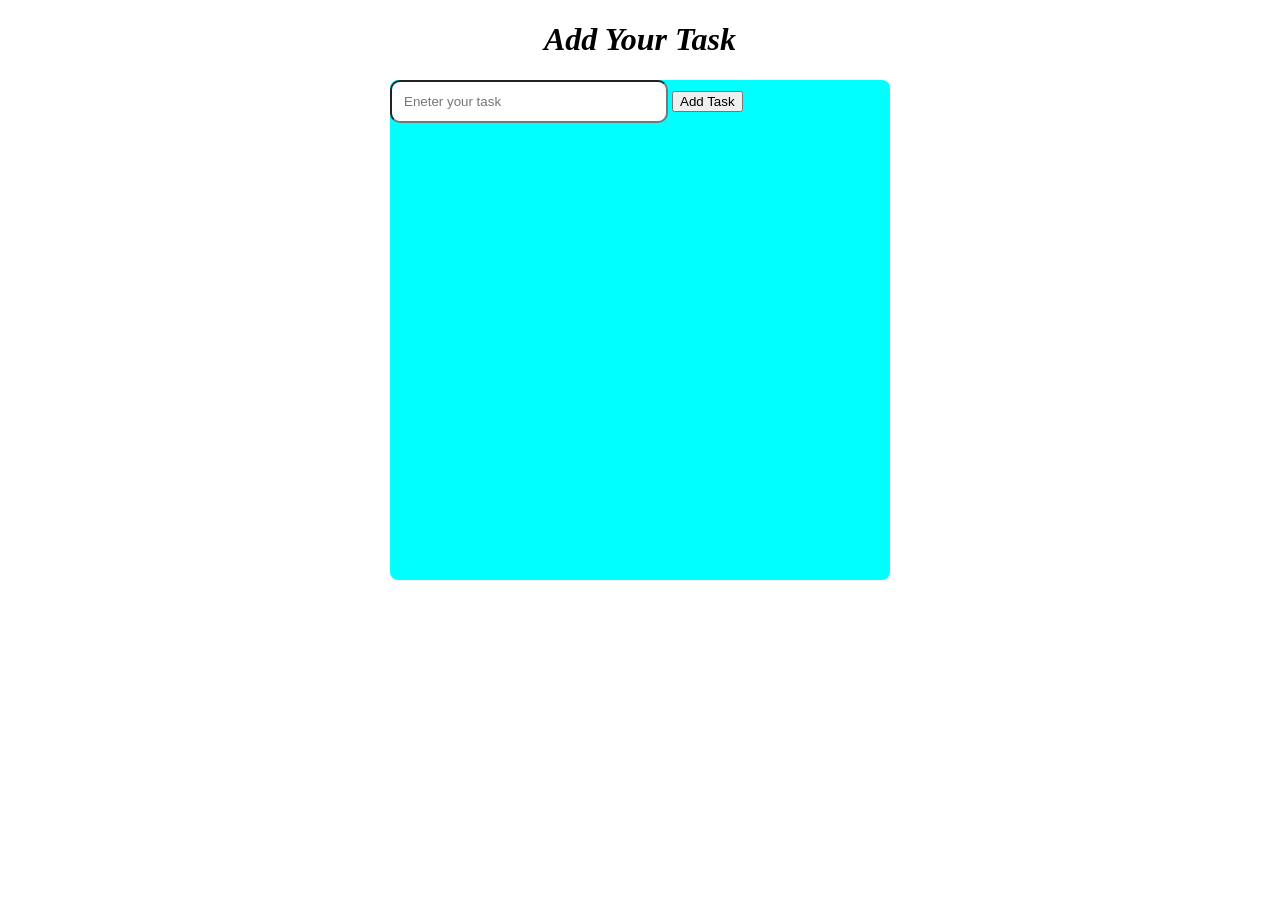
<file: jstasks/task.html>
<!DOCTYPE html>
<html lang="en">
<head>
    <meta charset="UTF-8">
    <meta name="viewport" content="width=device-width, initial-scale=1.0">
    <title>Document</title>
    <link rel="stylesheet" href="task.css">
</head>
<body>
    <h1>Add Your Task</h1>

    <section>
        <input type="text" placeholder="Eneter your task" id="input">
        <button id="btn">Add Task</button>
        <ul id="list"></ul>
    </section>


    <script src="task.js"></script>
</body>
</html>
</file>
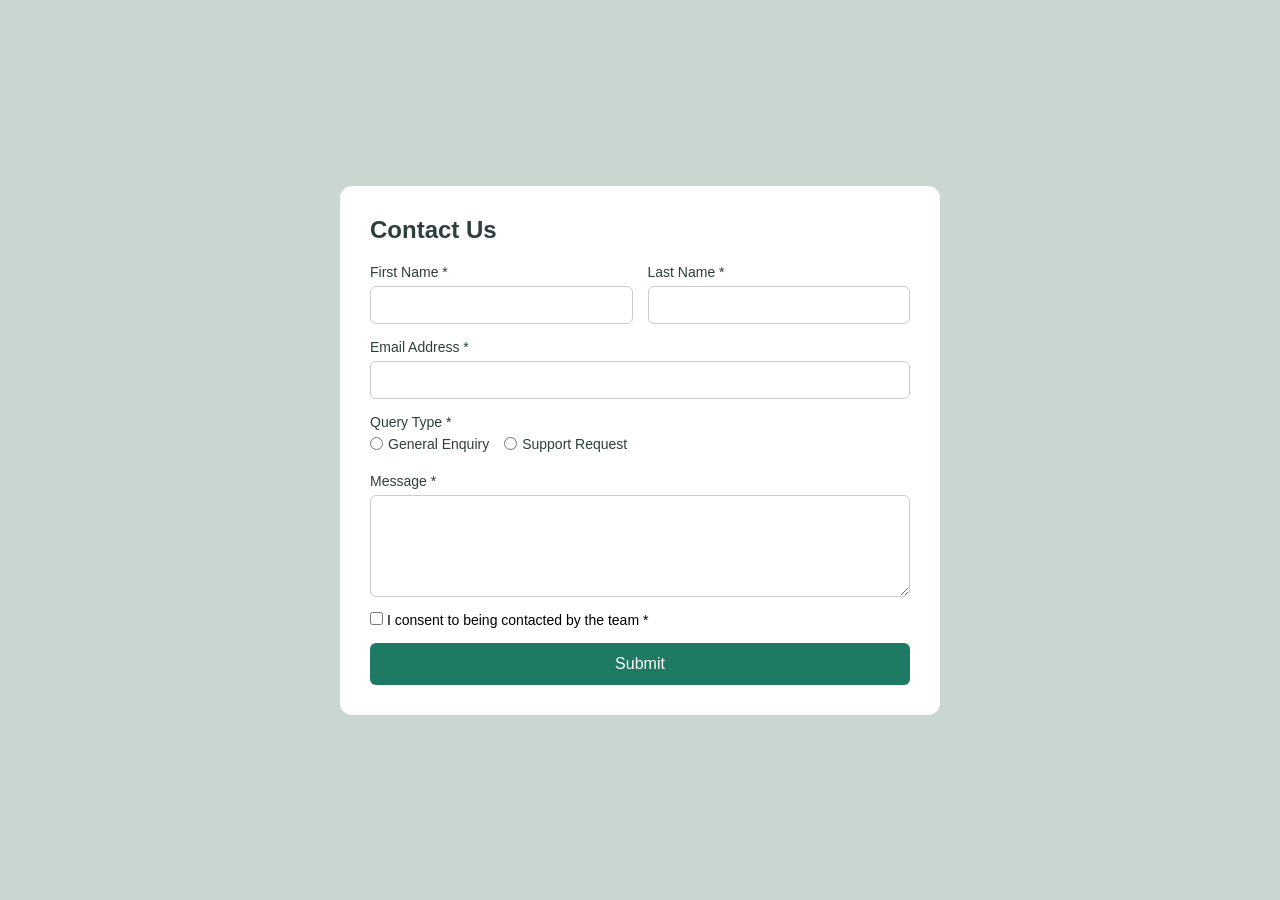
<file: Task/formtask.html>
<!DOCTYPE html>
<html lang="en">
<head>
    <meta charset="UTF-8">
    <meta name="viewport" content="width=device-width, initial-scale=1.0">
    <title>Contact Form</title>
    <link rel="stylesheet" href="formtask.css">
</head>
<body>

<div class="container">
    <form class="form">
        <h2>Contact Us</h2>

        <!-- Name Row -->
        <div class="row">
            <div class="input-group">
                <label>First Name *</label>
                <input type="text" required>
            </div>

            <div class="input-group">
                <label>Last Name *</label>
                <input type="text" required>
            </div>
        </div>

        <!-- Email -->
        <div class="input-group">
            <label>Email Address *</label>
            <input type="email" required>
        </div>

        <!-- Query Type -->
        <div class="input-group">
            <label>Query Type *</label>
            <div class="radio-group">
                <label><input type="radio" name="query" required> General Enquiry</label>
                <label><input type="radio" name="query"> Support Request</label>
            </div>
        </div>

        <!-- Message -->
        <div class="input-group">
            <label>Message *</label>
            <textarea rows="5" required></textarea>
        </div>

        <!-- Consent -->
        <div class="checkbox-group">
            <label>
                <input type="checkbox" required>
                I consent to being contacted by the team *
            </label>
        </div>

        <!-- Submit -->
        <button type="submit">Submit</button>
    </form>
</div>

</body>
</html>
</file>
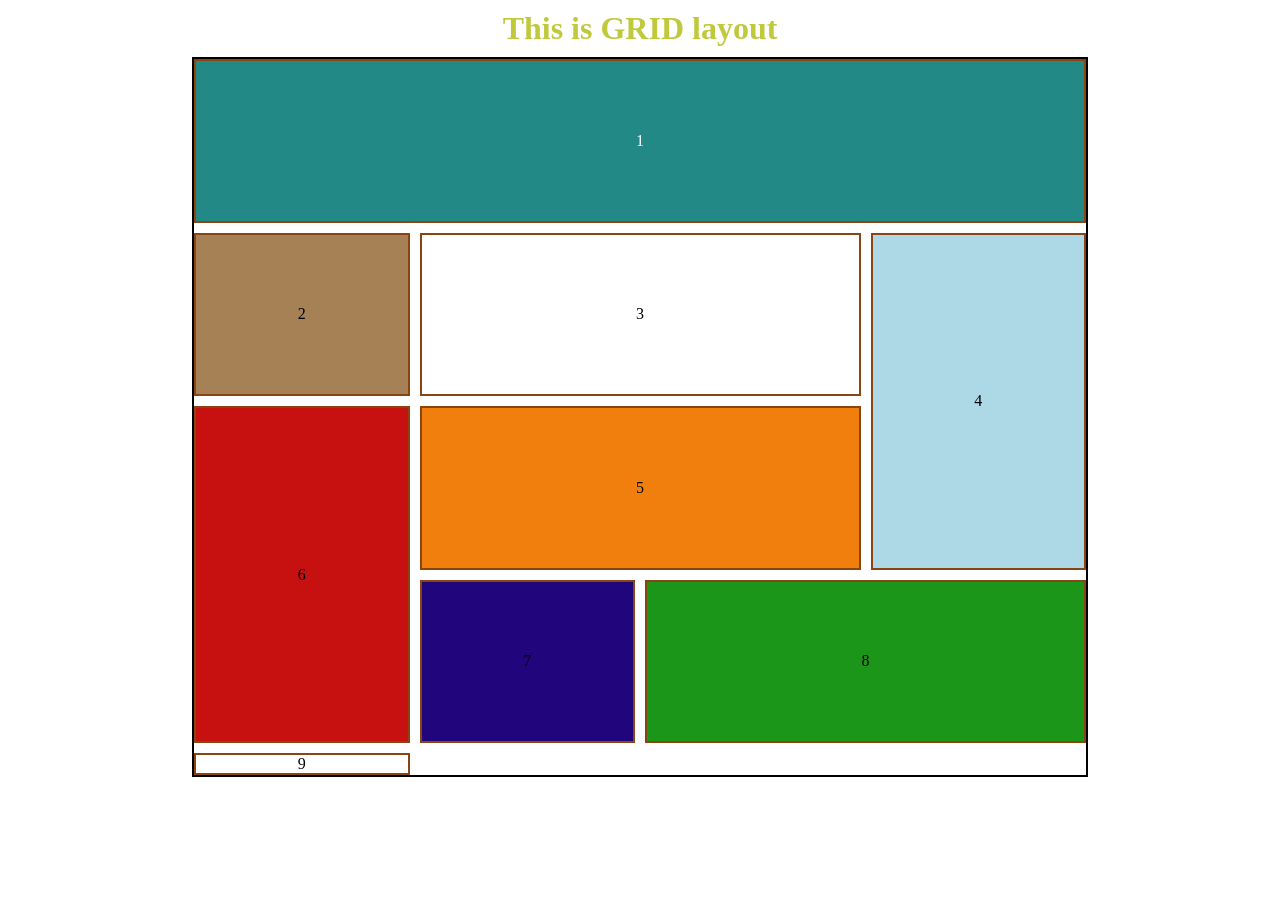
<file: Task/grid.html>
<!DOCTYPE html>
<html lang="en">
<head>
    <meta charset="UTF-8">
    <meta name="viewport" content="width=device-width, initial-scale=1.0">
    <title>Document</title>
    <link rel="stylesheet" href="grid.css">
</head>
<body>
    <h1>This is GRID layout</h1>
    <main>
        <section id="box1">1</section>
        <section id="box2">2</section>
        <section id="box3">3</section>
        <section id="box4">4</section>
        <section id="box5">5</section>
        <section id="box6">6</section>
        <section id="box7">7</section>
        <section id="box8">8</section>
        <section id="box9">9</section>
        
       
    </main>
</body>
</html>
</file>
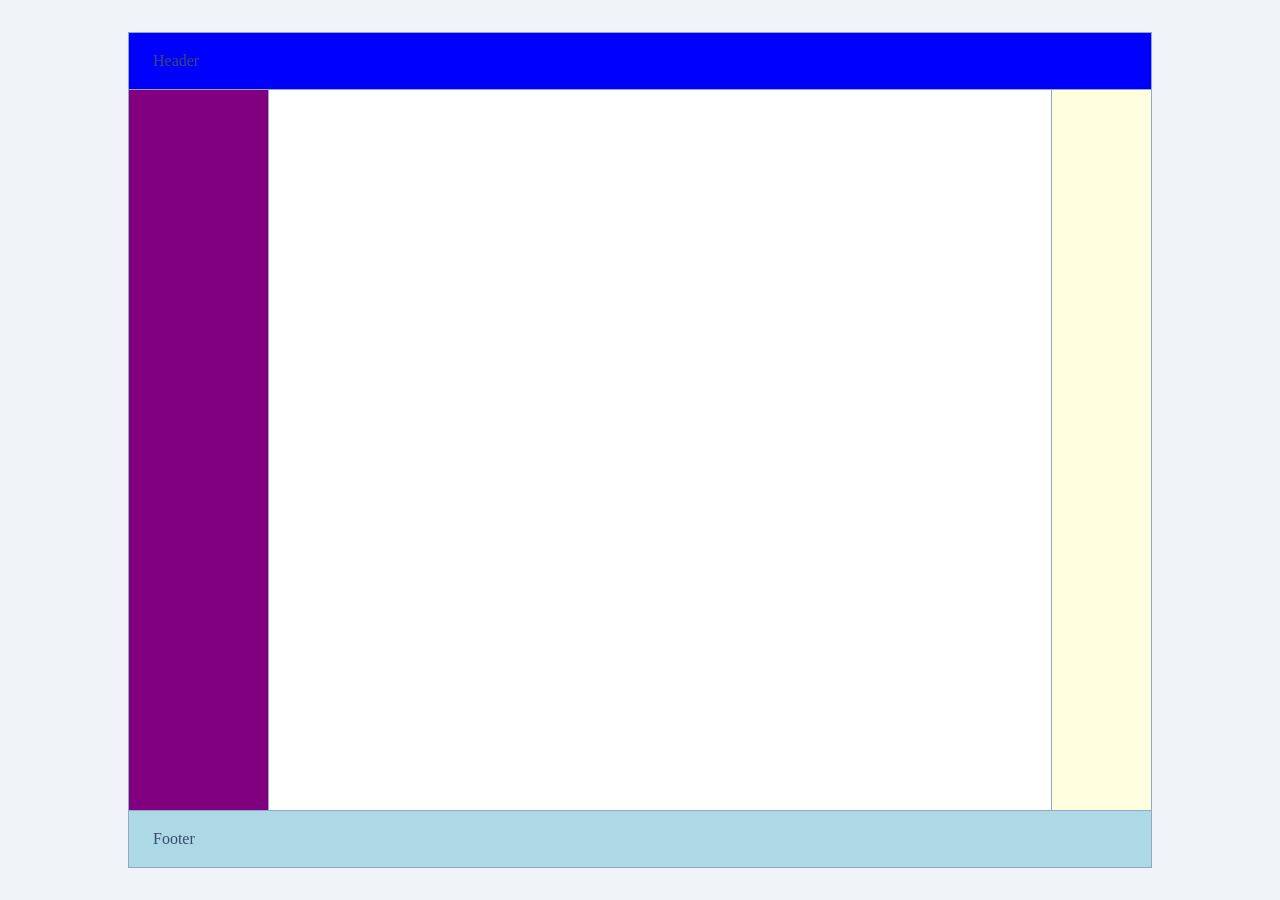
<file: Task/media1.html>
<!DOCTYPE html>
<html lang="en">
<head>
    <meta charset="UTF-8">
    <meta name="viewport" content="width=device-width, initial-scale=1.0">
    <title>Document</title>
    <link rel="stylesheet" href="./media1.css">
</head>
<body>
 <div class="page">
    <header class="header">Header</header>
    <div class="body-row">
      <aside class="sidebar-left"></aside>
      <main class="main-content"></main>
      <aside class="sidebar-right"></aside>
    </div>
    <footer class="footer">Footer</footer>
  </div>
</div>
</body>
</html>
</file>
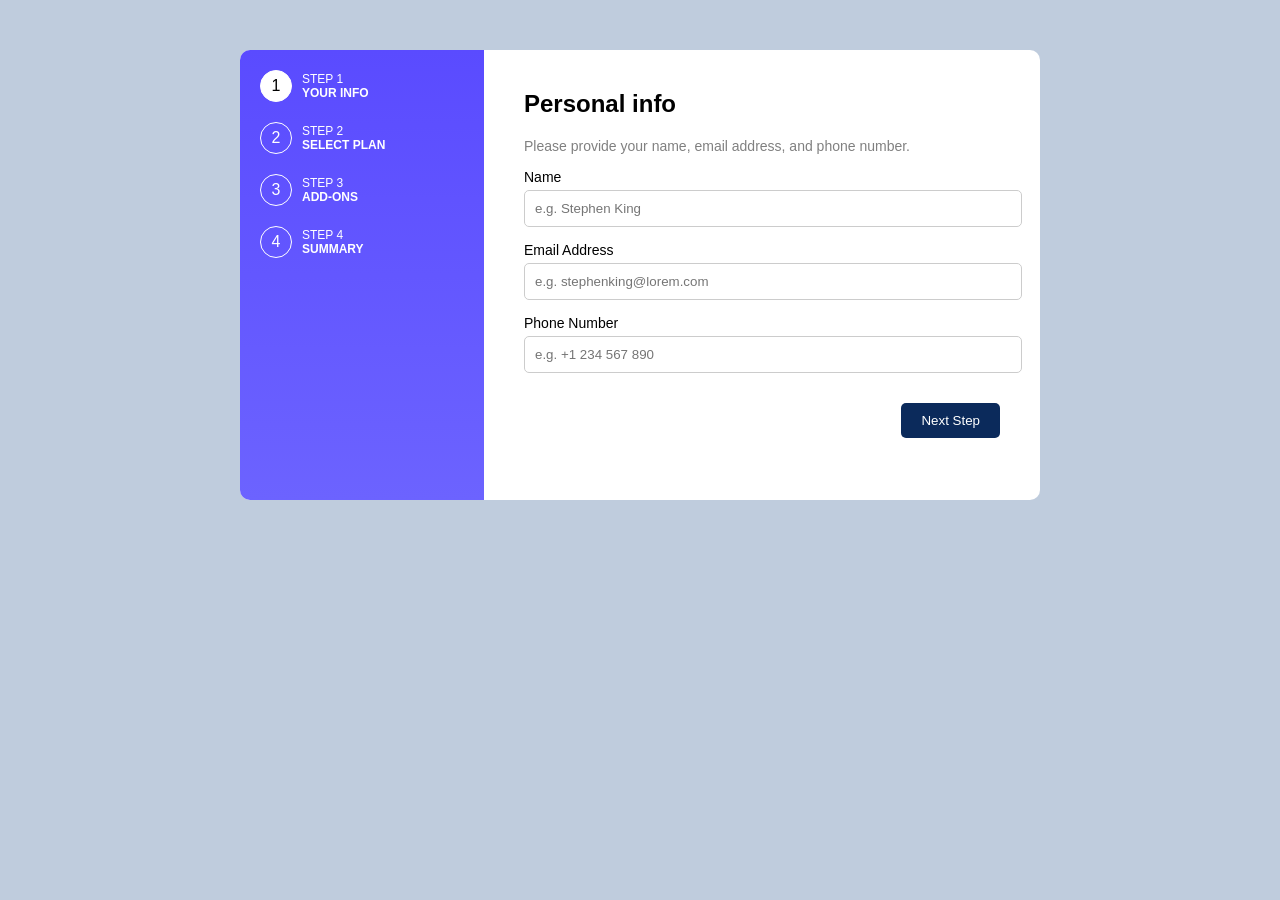
<file: Task/personelinfo.html>
<!DOCTYPE html>
<html lang="en">
<head>
  <meta charset="UTF-8">
  <title>Details Form</title>
  <link rel="stylesheet" href="./personelinfo.css">
</head>
<body>

<div class="container">

  
  <div class="sidebar">
    <div class="step active">
      <span>1</span>
      <p>STEP 1<br><b>YOUR INFO</b></p>
    </div>
    <div class="step">
      <span>2</span>
      <p>STEP 2<br><b>SELECT PLAN</b></p>
    </div>
    <div class="step">
      <span>3</span>
      <p>STEP 3<br><b>ADD-ONS</b></p>
    </div>
    <div class="step">
      <span>4</span>
      <p>STEP 4<br><b>SUMMARY</b></p>
    </div>
  </div>

  
  <div class="form-section">
    <h2>Personal info</h2>
    <p>Please provide your name, email address, and phone number.</p>

    <label>Name</label>
    <input type="text" placeholder="e.g. Stephen King">

    <label>Email Address</label>
    <input type="email" placeholder="e.g. stephenking@lorem.com">

    <label>Phone Number</label>
    <input type="text" placeholder="e.g. +1 234 567 890">

    <button>Next Step</button>
  </div>

</div>

</body>
</html>
</file>
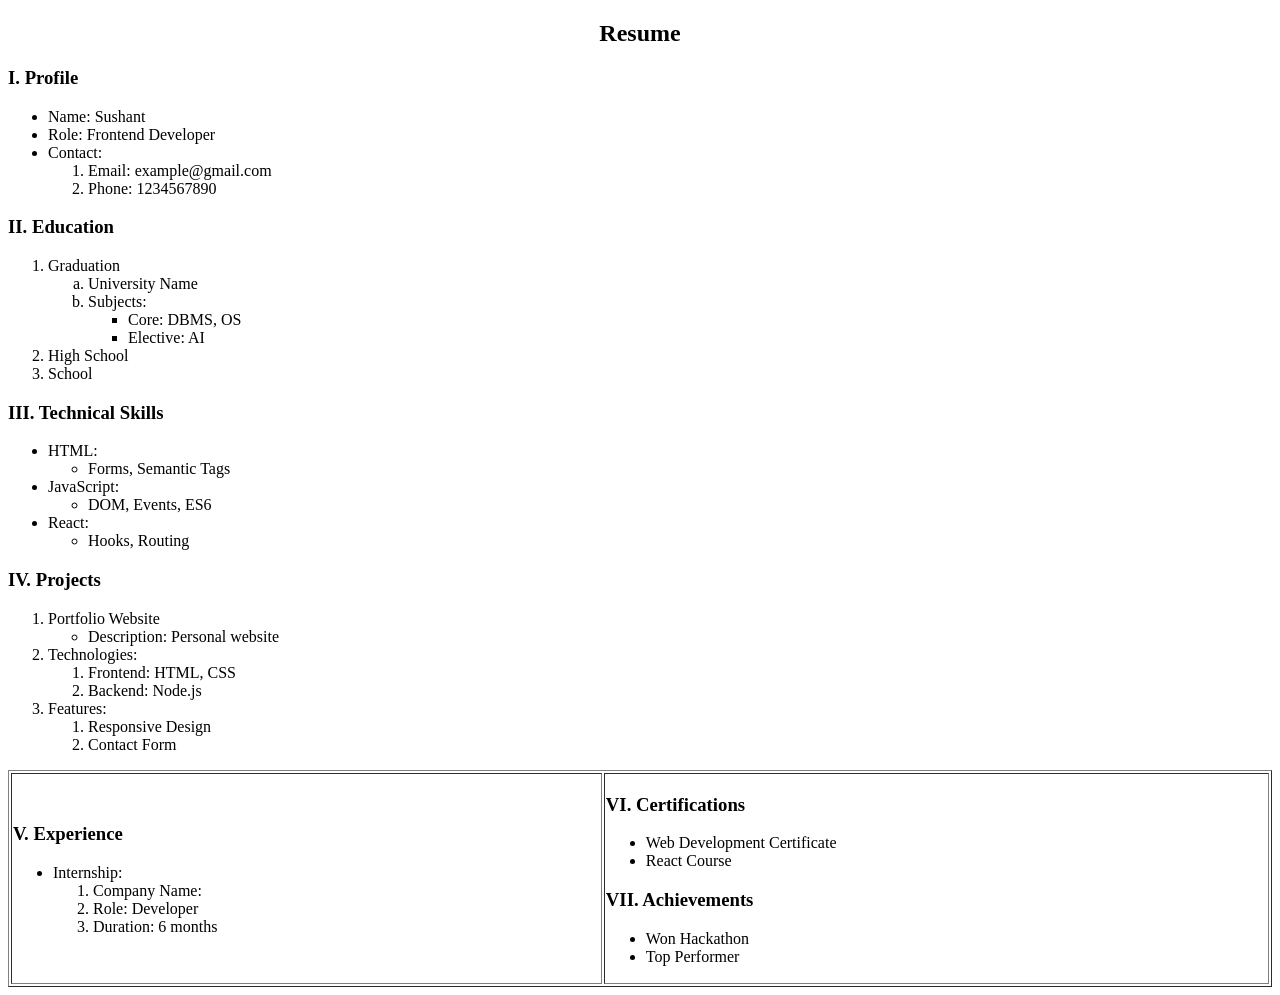
<file: Task/resume.html>
<!DOCTYPE html>
<html>
<head>
    <title>Resume</title>
</head>
<body>

    <center><h2>Resume</h2></center>

    <h3>I. Profile</h3>
    <ul>
        <li>Name: Sushant</li>
        <li>Role: Frontend Developer</li>
        <li>Contact:
            <ol>
                <li>Email: example@gmail.com</li>
                <li>Phone: 1234567890</li>
            </ol>
        </li>
    </ul>

    <h3>II. Education</h3>
    <ol>
        <li>Graduation
            <ol type="a">
                <li>University Name</li>
                <li>Subjects:
                    <ul>
                        <li>Core: DBMS, OS</li>
                        <li>Elective: AI</li>
                    </ul>
                </li>
            </ol>
        </li>
        <li>High School</li>
        <li>School</li>
    </ol>

    <!-- Technical Skills -->
    <h3>III. Technical Skills</h3>
    <ul>
        <li>HTML:
            <ul>
                <li>Forms, Semantic Tags</li>
            </ul>
        </li>
        <li>JavaScript:
            <ul>
                <li>DOM, Events, ES6</li>
            </ul>
        </li>
        <li>React:
            <ul>
                <li>Hooks, Routing</li>
            </ul>
        </li>
    </ul>

    <h3>IV. Projects</h3>
    <ol>
        <li>Portfolio Website
            <ul>
                <li>Description: Personal website</li>
            </ul>
        </li>
        <li>Technologies:
            <ol>
                <li>Frontend: HTML, CSS</li>
                <li>Backend: Node.js</li>
            </ol>
        </li>
        <li>Features:
            <ol>
                <li>Responsive Design</li>
                <li>Contact Form</li>
            </ol>
        </li>
    </ol>

    <table border="1" width="100%">
        <tr>
            <td>
                <h3>V. Experience</h3>
                <ul>
                    <li>Internship:
                        <ol>
                            <li>Company Name:</li>
                            <li>Role: Developer</li>
                            <li>Duration: 6 months</li>
                        </ol>
                    </li>
                </ul>
            </td>

            <td>
                <h3>VI. Certifications</h3>
                <ul>
                    <li>Web Development Certificate</li>
                    <li>React Course</li>
                </ul>

                <h3>VII. Achievements</h3>
                <ul>
                    <li>Won Hackathon</li>
                    <li>Top Performer</li>
                </ul>
            </td>
        </tr>
    </table>

</body>
</html>
</file>
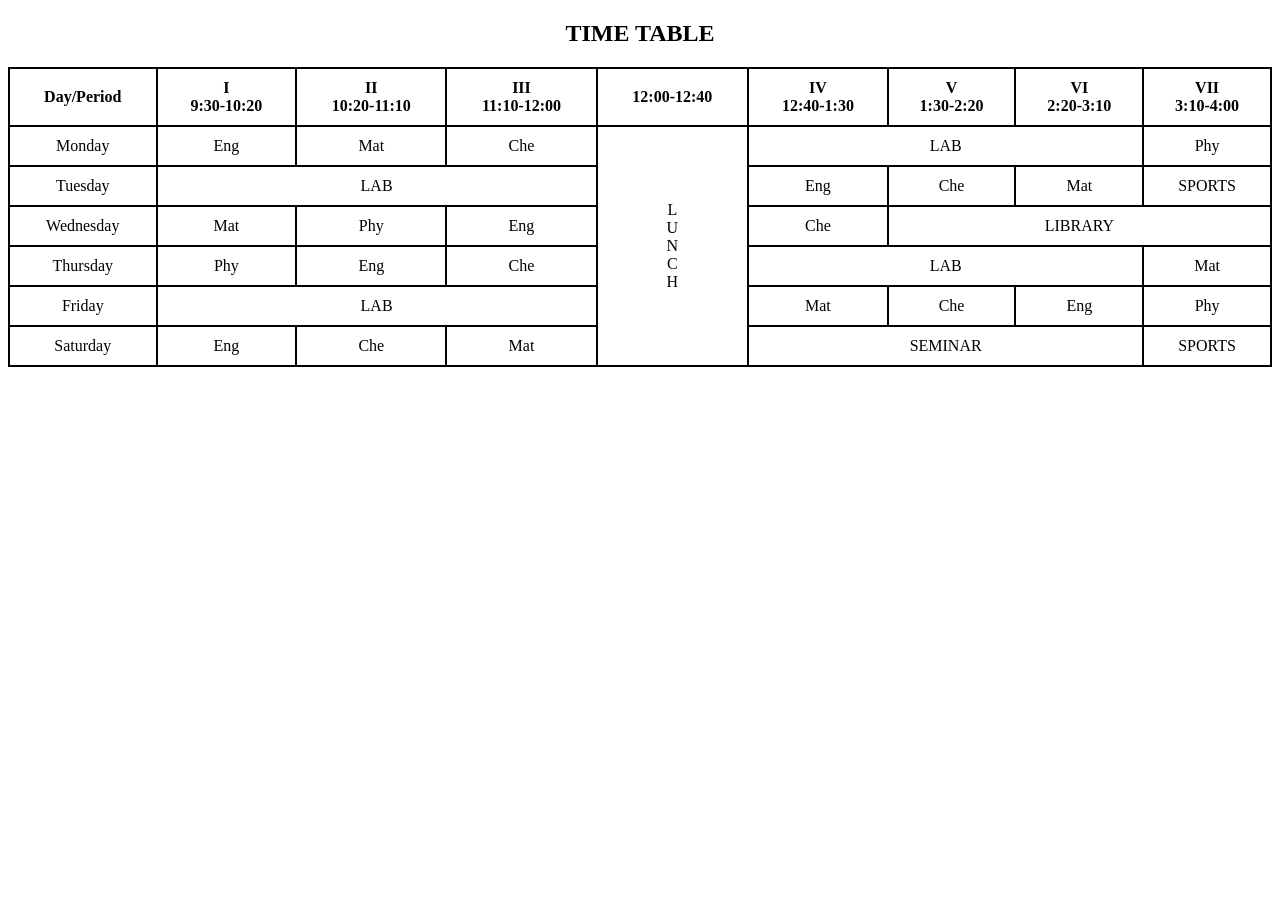
<file: Task/timetable.html>
<!DOCTYPE html>
<html>
<head>
    <title>Time Table</title>
    <style>
        table {
            border-collapse: collapse;
            width: 100%;
            text-align: center;
        }
        th, td {
            border: 2px solid black;
            padding: 10px;
        }
        h2 {
            text-align: center;
        }
    </style>
</head>
<body>

<h2>TIME TABLE</h2>

<table>
    <tr>
        <th>Day/Period</th>
        <th>I<br>9:30-10:20</th>
        <th>II<br>10:20-11:10</th>
        <th>III<br>11:10-12:00</th>
        <th>12:00-12:40</th>
        <th>IV<br>12:40-1:30</th>
        <th>V<br>1:30-2:20</th>
        <th>VI<br>2:20-3:10</th>
        <th>VII<br>3:10-4:00</th>
    </tr>

  
    <tr>
        <td>Monday</td>
        <td>Eng</td>
        <td>Mat</td>
        <td>Che</td>
        <td rowspan="6">L<br>U<br>N<br>C<br>H</td>
        <td colspan="3">LAB</td>
        <td>Phy</td>
    </tr>


    <tr>
        <td>Tuesday</td>
        <td colspan="3">LAB</td>
        <td>Eng</td>
        <td>Che</td>
        <td>Mat</td>
        <td>SPORTS</td>
    </tr>


    <tr>
        <td>Wednesday</td>
        <td>Mat</td>
        <td>Phy</td>
        <td>Eng</td>
        <td>Che</td>
        <td colspan="3">LIBRARY</td>
    </tr>

    <tr>
        <td>Thursday</td>
        <td>Phy</td>
        <td>Eng</td>
        <td>Che</td>
        <td colspan="3">LAB</td>
        <td>Mat</td>
    </tr>

    <tr>
        <td>Friday</td>
        <td colspan="3">LAB</td>
        <td>Mat</td>
        <td>Che</td>
        <td>Eng</td>
        <td>Phy</td>
    </tr>

    <tr>
        <td>Saturday</td>
        <td>Eng</td>
        <td>Che</td>
        <td>Mat</td>
        <td colspan="3">SEMINAR</td>
        <td>SPORTS</td>
    </tr>

</table>

</body>
</html>
</file>
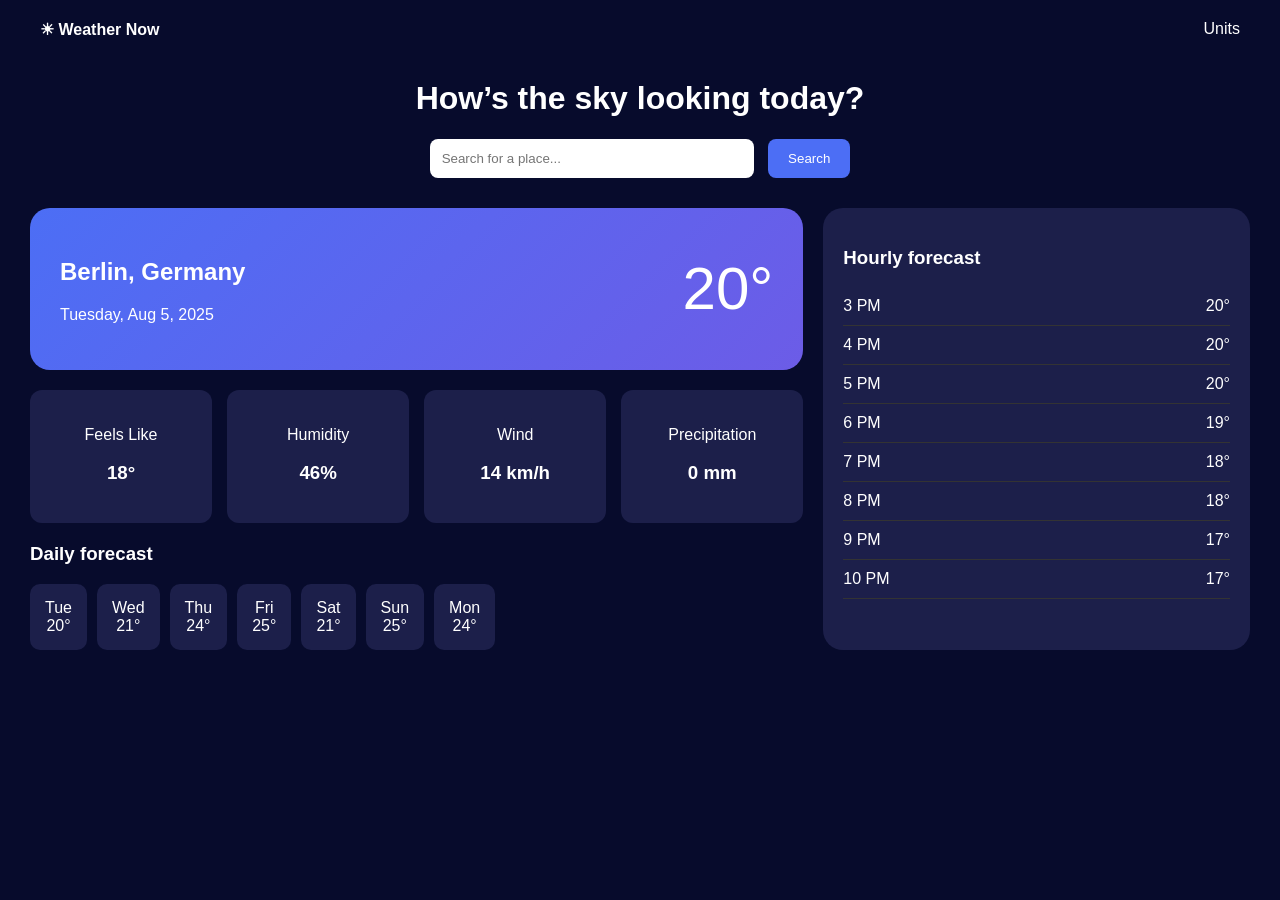
<file: Task/weather.html>
<!DOCTYPE html>
<html lang="en">
<head>
    <meta charset="UTF-8">
    <title>Weather UI</title>
    <link rel="stylesheet" href="weather.css">
</head>

<body>

<div class="header">
    <div class="title">☀ Weather Now</div>
    <div class="units">Units</div>
</div>

<div class="search-section">
    <h1>How’s the sky looking today?</h1>
    <div class="search-box">
        <input type="text" placeholder="Search for a place...">
        <button>Search</button>
    </div>
</div>

<div class="container">

    <!-- LEFT -->
    <div class="left">

        <div class="weather-card">
            <div>
                <h2>Berlin, Germany</h2>
                <p>Tuesday, Aug 5, 2025</p>
            </div>
            <div class="temp">20°</div>
        </div>

        <div class="info">
            <div>
                <p>Feels Like</p>
                <h3>18°</h3>
            </div>
            <div>
                <p>Humidity</p>
                <h3>46%</h3>
            </div>
            <div>
                <p>Wind</p>
                <h3>14 km/h</h3>
            </div>
            <div>
                <p>Precipitation</p>
                <h3>0 mm</h3>
            </div>
        </div>

        <div class="daily">
            <h3>Daily forecast</h3>
            <div class="days">
                <div class="day">Tue<br>20°</div>
                <div class="day">Wed<br>21°</div>
                <div class="day">Thu<br>24°</div>
                <div class="day">Fri<br>25°</div>
                <div class="day">Sat<br>21°</div>
                <div class="day">Sun<br>25°</div>
                <div class="day">Mon<br>24°</div>
            </div>
        </div>

    </div>

    <!-- RIGHT -->
    <div class="right">
        <h3>Hourly forecast</h3>

        <div class="hour"><span>3 PM</span><span>20°</span></div>
        <div class="hour"><span>4 PM</span><span>20°</span></div>
        <div class="hour"><span>5 PM</span><span>20°</span></div>
        <div class="hour"><span>6 PM</span><span>19°</span></div>
        <div class="hour"><span>7 PM</span><span>18°</span></div>
        <div class="hour"><span>8 PM</span><span>18°</span></div>
        <div class="hour"><span>9 PM</span><span>17°</span></div>
        <div class="hour"><span>10 PM</span><span>17°</span></div>
    </div>

</div>

</body>
</html>
</file>
<file: jstasks/task.css>
h1{
    text-align: center;
    font-style: italic;
}

section{
    width:500px;
    height: 500px;
    /* border: 2px solid black; */
    margin: auto;
    background-color: aqua;
    border-radius: 8px;
}
#input {
    width: 50%;
    padding: 12px;
    border-radius: 10px;
}

#btn:hover{
    background-color: red;
}

.delete-btn{
    background-color: red;
    color: white;
    font-style:italic;
}

.complete-btn{
    background-color: green;
    color: beige;
}

li {
    background: #f4f4f4;
    padding: 10px;
    margin-bottom: 10px;
    border-radius: 10px;
    display: flex;
    justify-content: space-between;
    align-items: center;
}




/* Reset
* {
    margin: 0;
    padding: 0;
    box-sizing: border-box;
    font-family: "Poppins", sans-serif;
}

Background
body {
    height: 100vh;
    background: linear-gradient(135deg, #1d2671, #c33764);
    display: flex;
    justify-content: center;
    align-items: center;
}

Glass Card
section {
    width: 400px;
    padding: 25px;
    border-radius: 20px;
    background: rgba(255, 255, 255, 0.1);
    backdrop-filter: blur(15px);
    box-shadow: 0 8px 32px rgba(0,0,0,0.3);
    color: white;
}

Heading
h1 {
    position: absolute;
    top: 40px;
    font-size: 34px;
    color: white;
    letter-spacing: 1px;
}

Input container
#input {
    width: 100%;
    padding: 12px;
    border-radius: 10px;
    border: none;
    outline: none;
    margin-bottom: 10px;
    font-size: 14px;
}

Button
#btn {
    width: 100%;
    padding: 12px;
    border-radius: 10px;
    border: none;
    background: #00f5a0;
    background: linear-gradient(to right, #00f5a0, #00d9f5);
    color: black;
    font-weight: bold;
    cursor: pointer;
    transition: 0.3s;
}

#btn:hover {
    transform: scale(1.05);
}

List
ul {
    list-style: none;
    margin-top: 20px;
}

Task item
li {
    background: rgba(255,255,255,0.15);
    padding: 12px;
    border-radius: 12px;
    margin-top: 10px;
    display: flex;
    justify-content: space-between;
    align-items: center;
    backdrop-filter: blur(10px);
    transition: 0.3s;
}

Hover effect
li:hover {
    transform: translateY(-3px);
}

Buttons container
li div {
    display: flex;
    gap: 6px;
}

Buttons
.delete-btn {
    background: #ff4d4d;
    border: none;
    padding: 6px 10px;
    border-radius: 6px;
    color: white;
    cursor: pointer;
    transition: 0.3s;
}

.delete-btn:hover {
    background: #e60000;
}

.complete-btn {
    background: #4facfe;
    border: none;
    padding: 6px 10px;
    border-radius: 6px;
    color: white;
    cursor: pointer;
    transition: 0.3s;
}

.complete-btn:hover {
    background: #007bff;
}

Completed task
.completed {
    text-decoration: line-through;
    opacity: 0.5;
} */
</file>
<file: Task/formtask.css>
* {
    margin: 0;
    padding: 0;
    box-sizing: border-box;
    font-family: Arial, sans-serif;
}

body {
    background-color: #c8d8d0;
    display: flex;
    justify-content: center;
    align-items: center;
    height: 100vh;
}

/* Container */
.container {
    width: 600px;
}

/* Form Card */
.form {
    background: white;
    padding: 30px;
    border-radius: 12px;
}

/* Title */
.form h2 {
    margin-bottom: 20px;
    color: #2c3e3e;
}

/* Row for First + Last name */
.row {
    display: flex;
    gap: 15px;
}

/* Input Group */
.input-group {
    display: flex;
    flex-direction: column;
    margin-bottom: 15px;
    width: 100%;
}

.input-group label {
    margin-bottom: 6px;
    font-size: 14px;
    color: #2c3e3e;
}

/* Inputs */
input, textarea {
    padding: 10px;
    border-radius: 6px;
    border: 1px solid #ccc;
    outline: none;
    font-size: 14px;
}

/* Focus Effect */
input:focus, textarea:focus {
    border-color: #1f7a63;
}

/* Radio buttons */
.radio-group {
    display: flex;
    gap: 15px;
}

.radio-group label {
    display: flex;
    align-items: center;
    gap: 5px;
}

/* Checkbox */
.checkbox-group {
    margin: 15px 0;
    font-size: 14px;
}

/* Button */
button {
    width: 100%;
    padding: 12px;
    background-color: #1f7a63;
    color: white;
    border: none;
    border-radius: 6px;
    cursor: pointer;
    font-size: 16px;
}

/* Hover */
button:hover {
</file>
<file: Task/grid.css>
*{
    margin: 0;
    padding: 0;
    box-sizing: border-box;
    /* background-color: black; */
}

main{
    height: 80vh;
    width: 70vw;
    border: 2px solid black;
    margin: 10px auto;
    display: grid;
    grid-template-columns: 1fr 1fr 1fr 1fr;
    grid-template-rows: 1fr 1fr 1fr 1fr;
    gap: 10px;
    justify-content: space-around;

}

section{
    border: 2px solid saddlebrown;
    place-content: center;
    text-align: center;
}

h1{
    color: rgb(191, 201, 59);
    margin: 10px;
    text-align: center;
}

#box1{
    grid-column: 1/5;
    grid-row: 1/2;
    color: white;
    background-color: rgb(34, 137, 135);
}

#box2{
    grid-column: 1/2;
    grid-row: 2/3;
    background-color: rgb(165, 129, 85);
}
#box3{
    grid-row: 2/3;
    grid-column: 2/4;
    background-color: rgb(255, 255, 255);
}
#box4{
    grid-row: 2/4;
    grid-column: 4/5;
    background-color: lightblue;
}

#box5{
    grid-row: 3/4;
    grid-column: 2/4;
    background-color: rgb(241, 127, 13);
}

#box6{
    grid-row: 3/5;
    grid-column: 1/2;
    background-color: rgb(199, 17, 17);
}

#box7{
    grid-row: 4/5;
    grid-column: 2/3;
    background-color:rgb(33, 5, 124);
}

#box8{
    grid-row: 4/5;
    grid-column: 3/5;
    background-color: rgb(28, 150, 24);
}
</file>
<file: Task/media1.css>
*, *::before, *::after {
  box-sizing: border-box;
  margin: 0;
  padding: 0;
}
 

 
body {
  font-family: Georgia, serif;
  background: #f0f4f8;
  min-height: 100vh;
  display: flex;
  justify-content: center;
  padding: 2rem;
}
 
.page {
  width: 100%;
  max-width: 1024px;
  display: grid;
  grid-template-rows: auto 1fr auto;
  border: 1.5px solid #8fa8c8;
  background: white;
}
 
.header {
  background: blue;
  padding: 1.2rem 1.5rem;
  border-bottom: 1.5px solid #8fa8c8;
  color: #3a4a6b;
}

.body-row {
  display: grid;
  grid-template-columns: 140px 1fr 100px;
}
 
.sidebar-left {
  background: purple;
  border-right: 1.5px solid #8fa8c8;
  min-height: 260px;
}
 
.main-content {
  background: white;
  padding: 1rem;
}
 
.sidebar-right {
  background: lightyellow;
  border-left: 1.5px solid #8fa8c8;
}
 
.footer {
  background: lightblue;
  padding: 1.2rem 1.5rem;
  border-top: 1.5px solid #8fa8c8;
  color: #3a4a6b;
}
 
@media (max-width: 900px) {
  .page { max-width: 768px; }
 
  .body-row {
    grid-template-columns: 1fr 1fr;
    grid-template-rows: auto auto;
  }
 
  .sidebar-left {
    grid-column: 1;
    grid-row: 1;
    border-right: 1.5px solid #8fa8c8;
    border-bottom: 1.5px solid #8fa8c8;
  }
 
  .sidebar-right {
    grid-column: 2;
    grid-row: 1;
    border-left: none;
    border-bottom: 1.5px solid #8fa8c8;
  }
 
  .main-content {
    grid-column: 1 / -1;
    grid-row: 2;
    min-height: 120px;
  }
}
 
@media (max-width: 500px) {
  .page { max-width: 360px; }
 
  .body-row {
    grid-template-columns: 1fr;
    grid-template-rows: auto auto auto;
  }
 
  .sidebar-left {
    grid-column: 1;
    grid-row: 1;
    border-right: none;
    border-bottom: 1.5px solid #8fa8c8;
    min-height: 80px;
  }
 
  .main-content {
    grid-column: 1;
    grid-row: 2;
    min-height: 140px;
  }
 
  .sidebar-right {
    grid-column: 1;
    grid-row: 3;
    border-left: none;
    border-top: 1.5px solid #8fa8c8;
    min-height: 80px;
  }
}
</file>
<file: Task/personelinfo.css>
body {
  margin: 0;
  font-family: Arial;
  background: #bfccdd;
}

/* MAIN CONTAINER */
.container {
  width: 800px;
  height: 450px;
  margin: 50px auto;
  display: flex;
  background: white;
  border-radius: 10px;
  overflow: hidden;
}

/* SIDEBAR */
.sidebar {
  width: 30%;
  background: linear-gradient(to bottom, #5a4bff, #6c63ff);
  color: white;
  padding: 20px;
}

.step {
  display: flex;
  align-items: center;
  margin-bottom: 20px;
}

.step span {
  width: 30px;
  height: 30px;
  border: 1px solid white;
  border-radius: 50%;
  display: flex;
  align-items: center;
  justify-content: center;
  margin-right: 10px;
}

.step p {
  font-size: 12px;
  margin: 0;
}

.active span {
  background: white;
  color: black;
}

/* FORM SECTION */
.form-section {
  width: 70%;
  padding: 40px;
}

.form-section h2 {
  margin-top: 0;
}

.form-section p {
  color: gray;
  font-size: 14px;
}

/* INPUTS */
label {
  display: block;
  margin-top: 15px;
  font-size: 14px;
}

input {
  width: 100%;
  padding: 10px;
  margin-top: 5px;
  border: 1px solid #ccc;
  border-radius: 5px;
}

/* BUTTON */
button {
  margin-top: 30px;
  padding: 10px 20px;
  background: #0b2a5b;
  color: white;
  border: none;
  border-radius: 5px;
  float: right;
  cursor: pointer;
}
</file>
<file: Task/weather.css>
body {
    margin: 0;
    font-family: Arial, sans-serif;
    background: #070b2c;
    color: white;
}

/* Header */
.header {
    display: flex;
    justify-content: space-between;
    padding: 20px 40px;
}

.title {
    font-weight: bold;
}

/* Search Section */
.search-section {
    text-align: center;
    margin-top: 20px;
}

.search-section h1 {
    font-size: 32px;
}

.search-box {
    margin-top: 20px;
}

input {
    padding: 12px;
    width: 300px;
    border-radius: 8px;
    border: none;
}

button {
    padding: 12px 20px;
    border-radius: 8px;
    border: none;
    background: #4c6ef5;
    color: white;
    margin-left: 10px;
    cursor: pointer;
}

/* Layout */
.container {
    display: flex;
    gap: 20px;
    padding: 30px;
}

/* Left */
.left {
    flex: 2;
}

.weather-card {
    display: flex;
    justify-content: space-between;
    align-items: center;
    background: linear-gradient(135deg, #4c6ef5, #6c5ce7);
    padding: 30px;
    border-radius: 20px;
}

.temp {
    font-size: 60px;
}

/* Info */
.info {
    display: flex;
    gap: 15px;
    margin-top: 20px;
}

.info div {
    background: #1c1f4a;
    padding: 20px;
    border-radius: 12px;
    flex: 1;
    text-align: center;
}

/* Daily */
.daily {
    margin-top: 20px;
}

.days {
    display: flex;
    gap: 10px;
}

.day {
    background: #1c1f4a;
    padding: 15px;
    border-radius: 10px;
    text-align: center;
}

/* Right */
.right {
    flex: 1;
    background: #1c1f4a;
    padding: 20px;
    border-radius: 20px;
}

.hour {
    display: flex;
    justify-content: space-between;
    padding: 10px 0;
    border-bottom: 1px solid #333;
}
</file>
